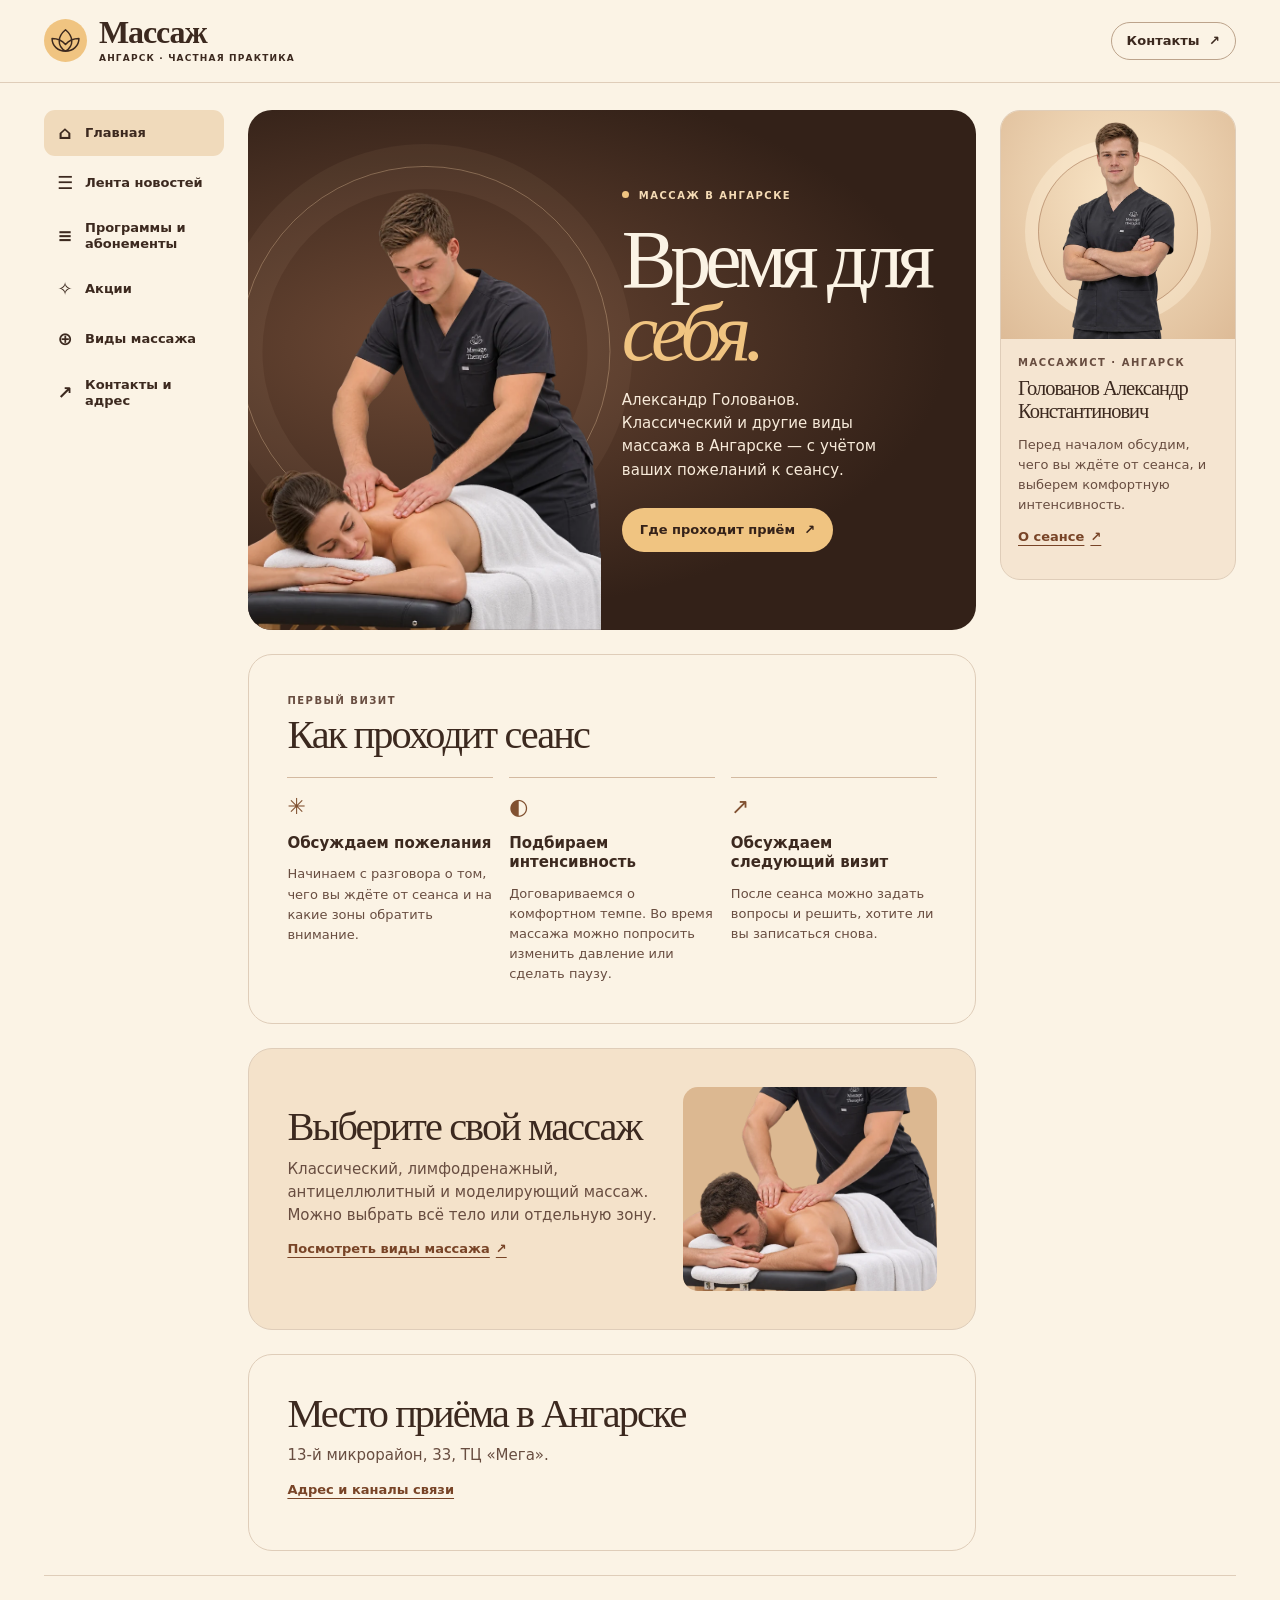
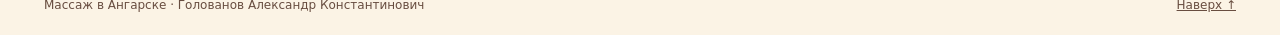
<file: index.html>
<!doctype html>
<html lang="ru">
<head>
  <meta charset="utf-8">
  <meta name="viewport" content="width=device-width, initial-scale=1, viewport-fit=cover">
  <meta name="theme-color" content="#fbf3e5">
  <meta name="robots" content="index, follow">
  <meta name="description" content="Массаж в Ангарске у Александра Голованова. Классический, лимфодренажный, антицеллюлитный и моделирующий массаж. 13-й микрорайон, 33, ТЦ «Мега».">
  <title>Массаж в Ангарске — Голованов Александр Константинович</title>
  <link rel="canonical" href="https://donomas.github.io/massage-site/">
  <link rel="stylesheet" href="./styles.css?v=7">
  <script src="./navigation.js?v=2" defer></script>
  <link rel="icon" href="./assets/mark.svg" type="image/svg+xml">
  <script src="./script.js" defer></script>
  <script type="application/ld+json">
{
  "@context": "https://schema.org",
  "@graph": [
    {
      "@type": "Person",
      "@id": "https://donomas.github.io/massage-site/#massage-therapist",
      "name": "Голованов Александр Константинович",
      "jobTitle": "Массажист",
      "url": "https://donomas.github.io/massage-site/",
      "image": "https://donomas.github.io/massage-site/assets/about.webp"
    },
    {
      "@type": "LocalBusiness",
      "@id": "https://donomas.github.io/massage-site/#practice",
      "name": "Массаж в Ангарске — Александр Голованов",
      "url": "https://donomas.github.io/massage-site/",
      "image": "https://donomas.github.io/massage-site/assets/about.webp",
      "address": {
        "@type": "PostalAddress",
        "addressCountry": "RU",
        "addressRegion": "Иркутская область",
        "addressLocality": "Ангарск",
        "streetAddress": "13-й микрорайон, 33, ТЦ «Мега»"
      },
      "areaServed": {
        "@type": "City",
        "name": "Ангарск"
      }
    },
    {
      "@type": "WebSite",
      "@id": "https://donomas.github.io/massage-site/#website",
      "name": "Массаж в Ангарске — Александр Голованов",
      "url": "https://donomas.github.io/massage-site/",
      "inLanguage": "ru-RU"
    }
  ]
}
  </script>
  <meta property="og:locale" content="ru_RU">
  <meta property="og:type" content="website">
  <meta property="og:title" content="Массаж в Ангарске — Голованов Александр Константинович">
  <meta property="og:description" content="Массаж в Ангарске у Александра Голованова. Классический, лимфодренажный, антицеллюлитный и моделирующий массаж. 13-й микрорайон, 33, ТЦ «Мега».">
  <meta property="og:url" content="https://donomas.github.io/massage-site/">
</head>
<body>
  <a class="skip-link" href="#main">К содержанию</a>
  <header class="topbar" id="top">
    <div class="frame topbar-inner">
      <a class="brand" href="./index.html"><span class="brand-mark" aria-hidden="true"></span><span>Массаж<small>Ангарск · частная практика</small></span></a>
      <a class="top-action" href="./contacts.html">Контакты <span aria-hidden="true">↗</span></a>
    </div>
  </header>

  <div class="frame layout">
    <aside class="sidebar">
      <nav aria-label="Разделы сайта">
        <ul class="nav-list">
          <li><a href="./index.html" aria-current="page"><span aria-hidden="true">⌂</span>Главная</a></li>
          <li><a href="./news.html"><span aria-hidden="true">☰</span>Лента новостей</a></li>
          <li><a href="./programs.html"><span aria-hidden="true">≡</span>Программы и абонементы</a></li>
          <li><a href="./offers.html"><span aria-hidden="true">✧</span>Акции</a></li>
          <li><a href="./services.html"><span aria-hidden="true">⊕</span>Виды массажа</a></li>
          <li><a href="./contacts.html"><span aria-hidden="true">↗</span>Контакты и адрес</a></li>
        </ul>
      </nav>
    </aside>

    <main id="main" tabindex="-1">
      <section class="hero" id="home" aria-labelledby="hero-title">
        <div class="hero-copy">
          <p class="eyebrow"><span class="dot" aria-hidden="true"></span> Массаж в Ангарске</p>
          <h1 id="hero-title">Время для<br><em>себя.</em></h1>
          <p class="hero-summary">Александр Голованов. Классический и другие виды массажа в Ангарске — с учётом ваших пожеланий к сеансу.</p>
          <a class="button primary" href="./contacts.html">Где проходит приём <span aria-hidden="true">↗</span></a>
        </div>
        <div class="hero-visual" data-hero-visual>
          <div class="hero-orbit" aria-hidden="true"></div>
          <span class="image-loader" aria-hidden="true"><i></i><i></i><i></i></span>
          <img id="hero-image" src="./assets/session.webp" width="760" height="950" alt="Массажист работает с плечами и верхней частью спины" fetchpriority="high" decoding="async">
        </div>
      </section>

      <section class="section session" id="session" aria-labelledby="session-title">
        <div class="section-heading">
          <p class="eyebrow">Первый визит</p>
          <h2 id="session-title">Как проходит сеанс</h2>
        </div>
        <div class="steps">
          <article><span class="step-symbol" aria-hidden="true">✳</span><h3>Обсуждаем пожелания</h3><p>Начинаем с разговора о том, чего вы ждёте от сеанса и на какие зоны обратить внимание.</p></article>
          <article><span class="step-symbol" aria-hidden="true">◐</span><h3>Подбираем интенсивность</h3><p>Договариваемся о комфортном темпе. Во время массажа можно попросить изменить давление или сделать паузу.</p></article>
          <article><span class="step-symbol" aria-hidden="true">↗</span><h3>Обсуждаем следующий визит</h3><p>После сеанса можно задать вопросы и решить, хотите ли вы записаться снова.</p></article>
        </div>
      </section>

      <section class="section feature" aria-labelledby="home-programs-title">
        <div>
          <h2 id="home-programs-title">Выберите свой массаж</h2>
          <p>Классический, лимфодренажный, антицеллюлитный и моделирующий массаж. Можно выбрать всё тело или отдельную зону.</p>
          <a class="text-link" href="./services.html">Посмотреть виды массажа <span aria-hidden="true">↗</span></a>
        </div>
        <div class="feature-visual"><img src="./assets/session-detail.webp" width="640" height="514" alt="Массаж плеч и верхней части спины" loading="lazy" decoding="async"></div>
      </section>
      <section class="section" aria-labelledby="location-title">
        <h2 id="location-title">Место приёма в Ангарске</h2>
        <p>13-й микрорайон, 33, ТЦ «Мега».</p>
        <a class="text-link" href="./contacts.html">Адрес и каналы связи</a>
      </section>
    </main>

    <aside class="profile" aria-labelledby="profile-title">
      <div class="profile-photo"><span aria-hidden="true"></span><img src="./assets/about.webp" width="520" height="720" alt="Голованов Александр Константинович — массажист в Ангарске"></div>
      <div class="profile-copy">
        <p class="eyebrow">Массажист · Ангарск</p>
        <h2 id="profile-title">Голованов Александр Константинович</h2>
        <p>Перед началом обсудим, чего вы ждёте от сеанса, и выберем комфортную интенсивность.</p>
        <a class="text-link" href="./index.html#session">О сеансе <span aria-hidden="true">↗</span></a>
      </div>
    </aside>
  </div>

  <footer class="frame footer"><span>Массаж в Ангарске · Голованов Александр Константинович</span><a href="#top">Наверх ↑</a></footer>
</body>
</html>
</file>
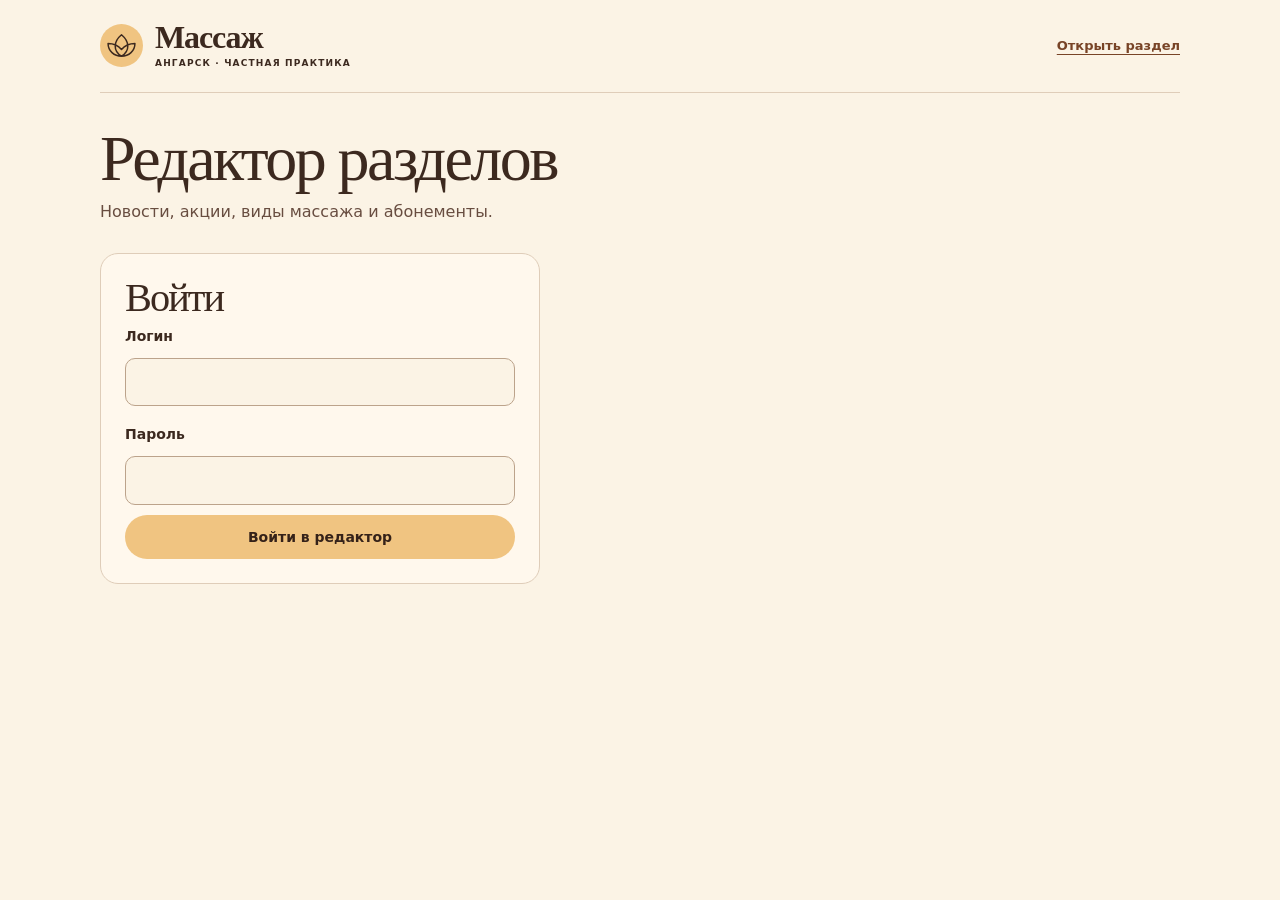
<file: admin.html>
<!doctype html>
<html lang="ru">
<head>
  <meta charset="utf-8">
  <meta name="viewport" content="width=device-width, initial-scale=1, viewport-fit=cover">
  <meta name="robots" content="noindex, nofollow">
  <meta name="theme-color" content="#fbf3e5">
  <meta http-equiv="Content-Security-Policy" content="default-src 'self'; script-src 'self'; style-src 'self'; connect-src https://150-241-115-64.sslip.io; img-src 'self' blob:; media-src 'self' blob:; object-src 'none'; base-uri 'none'; form-action 'none'">
  <title>Редактор разделов — Александр Голованов</title>
  <link rel="icon" href="./assets/mark.svg" type="image/svg+xml">
  <link rel="stylesheet" href="./styles.css?v=7">
  <link rel="stylesheet" href="./editor.css?v=2">
  <script src="./editor-config.js?v=2" defer></script>
  <script src="./admin.js?v=3" defer></script>
</head>
<body class="editor-page">
  <header class="editor-header">
    <a class="brand" href="./index.html"><span class="brand-mark" aria-hidden="true"></span><span>Массаж<small>Ангарск · частная практика</small></span></a>
    <a class="text-link" id="open-section" href="./news.html">Открыть раздел</a>
  </header>
  <main class="editor-main">
    <div class="editor-heading"><h1>Редактор разделов</h1><p>Новости, акции, виды массажа и абонементы.</p></div>
    <section id="setup" class="editor-panel" hidden>
      <h2>Подключение редактора</h2>
      <p>Для входа и сохранения карточек нужно подключить сервер редактора. Адрес сервера пока не задан.</p>
    </section>
    <section id="login-panel" class="editor-panel login-panel" hidden aria-labelledby="login-title">
      <h2 id="login-title">Войти</h2>
      <form id="login-form" method="post">
        <label for="username">Логин</label>
        <input id="username" name="username" autocomplete="username" required maxlength="100">
        <label for="password">Пароль</label>
        <input id="password" name="password" type="password" autocomplete="current-password" required>
        <button class="button primary" type="submit">Войти в редактор</button>
      </form>
    </section>
    <section id="workspace" hidden aria-label="Управление разделами">
      <div class="section-selector">
        <label for="editor-section">Раздел сайта</label>
        <select id="editor-section">
          <option value="news">Лента новостей</option>
          <option value="offers">Акции</option>
          <option value="services">Виды массажа</option>
          <option value="programs">Программы и абонементы</option>
        </select>
        <p id="section-help">Редактируйте карточки выбранного раздела.</p>
      </div>
      <div class="editor-toolbar">
        <button class="button primary" type="button" id="add-card">Добавить карточку</button>
        <div class="editor-actions">
          <button class="button editor-secondary" type="button" id="save-draft">Сохранить черновик</button>
          <button class="button editor-dark" type="button" id="publish">Опубликовать раздел</button>
          <button class="button editor-quiet" type="button" id="logout">Выйти</button>
        </div>
      </div>
      <p id="save-state">Черновик загружается.</p>
      <p class="editor-help">Изменения и порядок карточек применяются к выбранному разделу. Они появятся на сайте после публикации.</p>
      <p id="publication-setup" class="editor-help" hidden>Сохранение работает. Публикация станет доступна после подключения редактора к GitHub.</p>
      <div id="cards" class="editor-cards"></div>
      <p id="empty" class="editor-empty" hidden>Пока нет карточек. Добавьте первую.</p>
      <div id="published-result" class="editor-panel" hidden></div>
    </section>
    <p id="editor-status" role="status" aria-live="polite"></p>
  </main>

  <dialog id="card-dialog" aria-labelledby="card-dialog-title">
    <form id="card-form">
      <div class="dialog-heading"><h2 id="card-dialog-title">Новая карточка</h2><button id="close-card" class="button editor-quiet" type="button">Закрыть</button></div>
      <label for="card-title">Заголовок</label>
      <input id="card-title" required maxlength="160" placeholder="Название карточки">
      <div id="card-date-field" class="editor-field">
        <label for="card-date">Дата публикации</label>
        <input id="card-date" type="date" required>
        <p class="field-help">Дата отображается на карточке. Запись публикуется сразу после нажатия «Опубликовать раздел».</p>
      </div>
      <div id="card-duration-field" class="editor-field" hidden>
        <label for="card-duration">Длительность</label>
        <input id="card-duration" maxlength="80" placeholder="Например, 40–60 минут">
      </div>
      <label for="card-text">Текст</label>
      <textarea id="card-text" rows="7" maxlength="10000" placeholder="Описание, состав услуги или текст публикации"></textarea>
      <label for="card-media">Медиавложения</label>
      <input id="card-media" type="file" multiple accept="image/jpeg,image/png,image/webp,image/gif,video/mp4,video/webm">
      <p class="field-help">До 5 файлов. Фото JPG, PNG, WebP, GIF или видео MP4, WebM. До 20 МБ на файл.</p>
      <ul id="media-list" class="editor-media"></ul>
      <p id="card-status" role="status"></p>
      <button class="button primary" type="submit">Готово</button>
    </form>
  </dialog>
  <dialog id="delete-dialog" aria-labelledby="delete-title">
    <h2 id="delete-title">Удалить карточку?</h2>
    <p>Она будет удалена из черновика. На сайте изменения появятся после публикации.</p>
    <div class="editor-actions"><button id="cancel-delete" class="button editor-secondary" type="button">Отмена</button><button id="confirm-delete" class="button editor-dark" type="button">Удалить</button></div>
  </dialog>
</body>
</html>
</file>
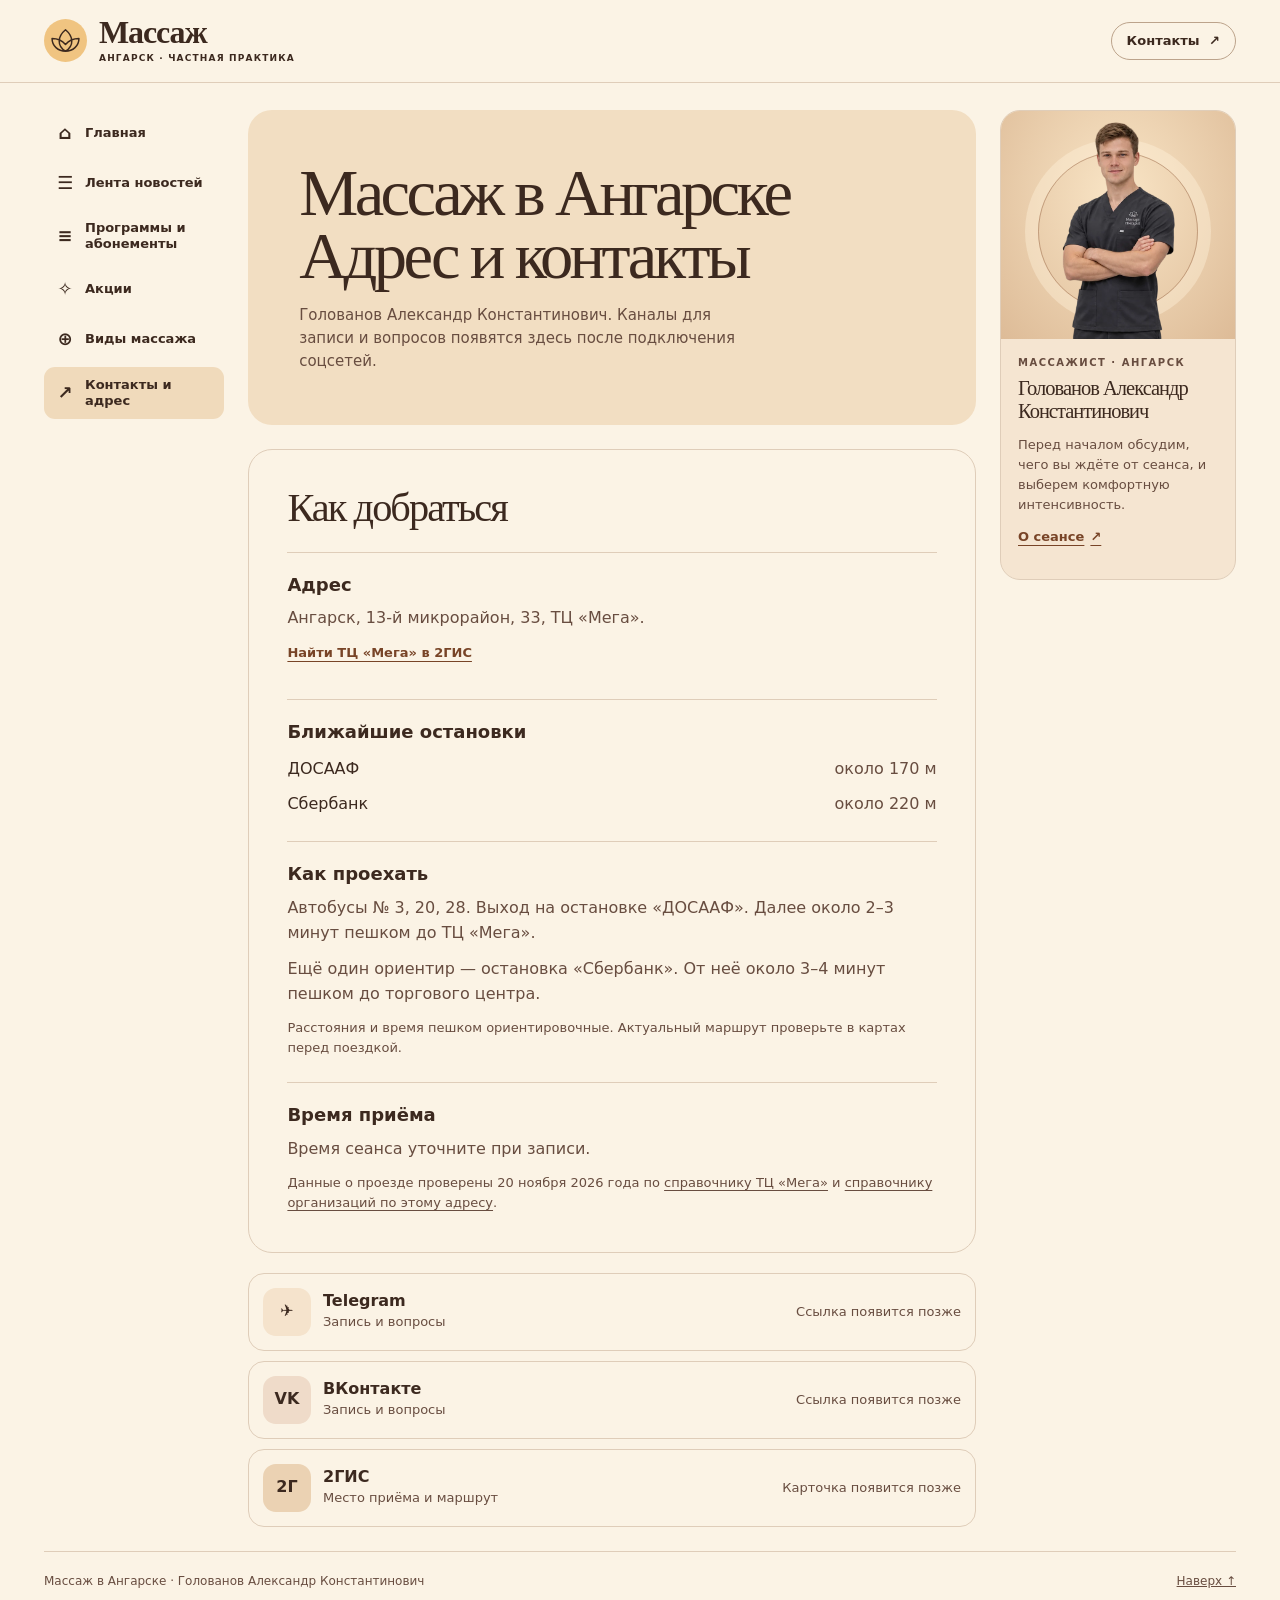
<file: contacts.html>
<!doctype html>
<html lang="ru">
<head>
  <meta charset="utf-8">
  <meta name="viewport" content="width=device-width, initial-scale=1, viewport-fit=cover">
  <meta name="theme-color" content="#fbf3e5">
  <meta name="robots" content="index, follow">
  <meta name="description" content="Голованов Александр Константинович. Ангарск, 13-й микрорайон, 33, ТЦ «Мега». Информация о месте приёма.">
  <title>Массаж в Ангарске — адрес и контакты Александра Голованова</title>
  <link rel="canonical" href="https://donomas.github.io/massage-site/contacts.html">
  <link rel="stylesheet" href="./styles.css?v=7">
  <script src="./navigation.js?v=2" defer></script>
  <link rel="icon" href="./assets/mark.svg" type="image/svg+xml">
  <script type="application/ld+json">
{
  "@context": "https://schema.org",
  "@graph": [
    {
      "@type": "Person",
      "@id": "https://donomas.github.io/massage-site/#massage-therapist",
      "name": "Голованов Александр Константинович",
      "jobTitle": "Массажист",
      "url": "https://donomas.github.io/massage-site/",
      "image": "https://donomas.github.io/massage-site/assets/about.webp"
    },
    {
      "@type": "LocalBusiness",
      "@id": "https://donomas.github.io/massage-site/#practice",
      "name": "Массаж в Ангарске — Александр Голованов",
      "url": "https://donomas.github.io/massage-site/",
      "image": "https://donomas.github.io/massage-site/assets/about.webp",
      "address": {
        "@type": "PostalAddress",
        "addressCountry": "RU",
        "addressRegion": "Иркутская область",
        "addressLocality": "Ангарск",
        "streetAddress": "13-й микрорайон, 33, ТЦ «Мега»"
      },
      "areaServed": {
        "@type": "City",
        "name": "Ангарск"
      }
    }
  ]
}
  </script>
</head>
<body>
  <a class="skip-link" href="#main">К содержанию</a>
  <header class="topbar" id="top">
    <div class="frame topbar-inner">
      <a class="brand" href="./index.html"><span class="brand-mark" aria-hidden="true"></span><span>Массаж<small>Ангарск · частная практика</small></span></a>
      <a class="top-action" href="./contacts.html">Контакты <span aria-hidden="true">↗</span></a>
    </div>
  </header>

  <div class="frame layout">
    <aside class="sidebar">
      <nav aria-label="Разделы сайта">
        <ul class="nav-list">
          <li><a href="./index.html"><span aria-hidden="true">⌂</span>Главная</a></li>
          <li><a href="./news.html"><span aria-hidden="true">☰</span>Лента новостей</a></li>
          <li><a href="./programs.html"><span aria-hidden="true">≡</span>Программы и абонементы</a></li>
          <li><a href="./offers.html"><span aria-hidden="true">✧</span>Акции</a></li>
          <li><a href="./services.html"><span aria-hidden="true">⊕</span>Виды массажа</a></li>
          <li><a href="./contacts.html" aria-current="page"><span aria-hidden="true">↗</span>Контакты и адрес</a></li>
        </ul>
      </nav>
    </aside>

    <main id="main" tabindex="-1">
      <header class="page-heading">
        <h1>Массаж в Ангарске<br>Адрес и контакты</h1>
        <p>Голованов Александр Константинович. Каналы для записи и вопросов появятся здесь после подключения соцсетей.</p>
      </header>
      <section class="section directions" aria-labelledby="address-title">
        <h2 id="address-title">Как добраться</h2>
        <div class="directions-block">
          <h3>Адрес</h3>
          <address>Ангарск, 13-й микрорайон, 33, ТЦ «Мега».</address>
          <a class="text-link" href="https://2gis.ru/irkutsk/search/%D0%90%D0%BD%D0%B3%D0%B0%D1%80%D1%81%D0%BA%2013-%D0%B9%20%D0%BC%D0%B8%D0%BA%D1%80%D0%BE%D1%80%D0%B0%D0%B9%D0%BE%D0%BD%2033%20%D0%A2%D0%A6%20%D0%9C%D0%B5%D0%B3%D0%B0" target="_blank" rel="noopener noreferrer">Найти ТЦ «Мега» в 2ГИС</a>
        </div>
        <div class="directions-block">
          <h3>Ближайшие остановки</h3>
          <ul class="stop-list">
            <li><span>ДОСААФ</span><span>около 170 м</span></li>
            <li><span>Сбербанк</span><span>около 220 м</span></li>
          </ul>
        </div>
        <div class="directions-block">
          <h3>Как проехать</h3>
          <p>Автобусы № 3, 20, 28. Выход на остановке «ДОСААФ». Далее около 2–3 минут пешком до ТЦ «Мега».</p>
          <p>Ещё один ориентир — остановка «Сбербанк». От неё около 3–4 минут пешком до торгового центра.</p>
          <p class="directions-note">Расстояния и время пешком ориентировочные. Актуальный маршрут проверьте в картах перед поездкой.</p>
        </div>
        <div class="directions-block">
          <h3>Время приёма</h3>
          <p>Время сеанса уточните при записи.</p>
        </div>
        <p class="directions-note">Данные о проезде проверены 20 ноября 2026 года по <a href="https://www.be-in.ru/mall/2520-mega/" target="_blank" rel="noopener noreferrer">справочнику ТЦ «Мега»</a> и <a href="https://totadres.ru/angarsk/org/angar/4325593" target="_blank" rel="noopener noreferrer">справочнику организаций по этому адресу</a>.</p>
      </section>
      <ul class="channels" aria-label="Каналы связи">
        <li class="channel channel-telegram">
          <span class="channel-mark" aria-hidden="true">✈</span>
          <div><h2>Telegram</h2><p>Запись и вопросы</p></div>
          <span class="channel-status">Ссылка появится позже</span>
        </li>
        <li class="channel channel-vk">
          <span class="channel-mark" aria-hidden="true">VK</span>
          <div><h2>ВКонтакте</h2><p>Запись и вопросы</p></div>
          <span class="channel-status">Ссылка появится позже</span>
        </li>
        <li class="channel channel-map">
          <span class="channel-mark" aria-hidden="true">2Г</span>
          <div><h2>2ГИС</h2><p>Место приёма и маршрут</p></div>
          <span class="channel-status">Карточка появится позже</span>
        </li>
      </ul>
    </main>

    <aside class="profile" aria-labelledby="profile-title">
      <div class="profile-photo"><span aria-hidden="true"></span><img src="./assets/about.webp" width="520" height="720" alt="Голованов Александр Константинович — массажист в Ангарске"></div>
      <div class="profile-copy">
        <p class="eyebrow">Массажист · Ангарск</p>
        <h2 id="profile-title">Голованов Александр Константинович</h2>
        <p>Перед началом обсудим, чего вы ждёте от сеанса, и выберем комфортную интенсивность.</p>
        <a class="text-link" href="./index.html#session">О сеансе <span aria-hidden="true">↗</span></a>
      </div>
    </aside>
  </div>

  <footer class="frame footer"><span>Массаж в Ангарске · Голованов Александр Константинович</span><a href="#top">Наверх ↑</a></footer>
</body>
</html>
</file>
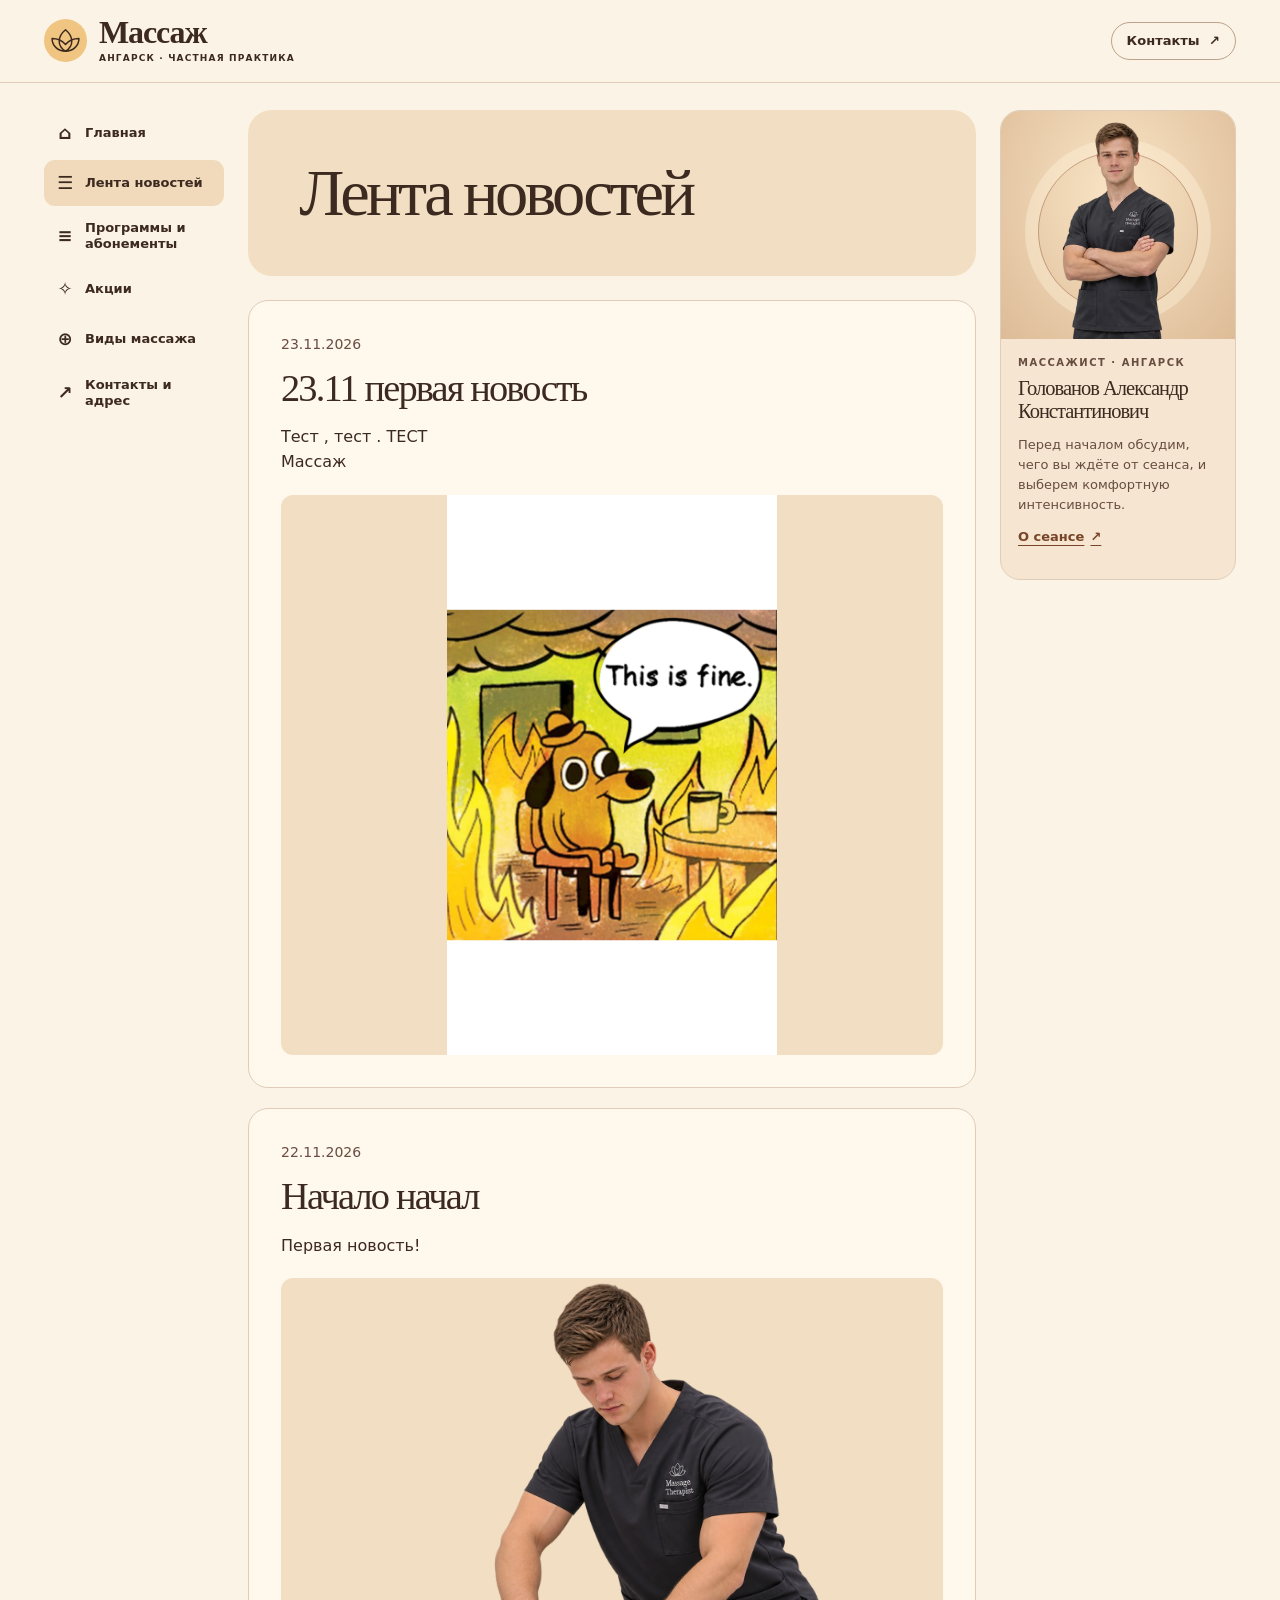
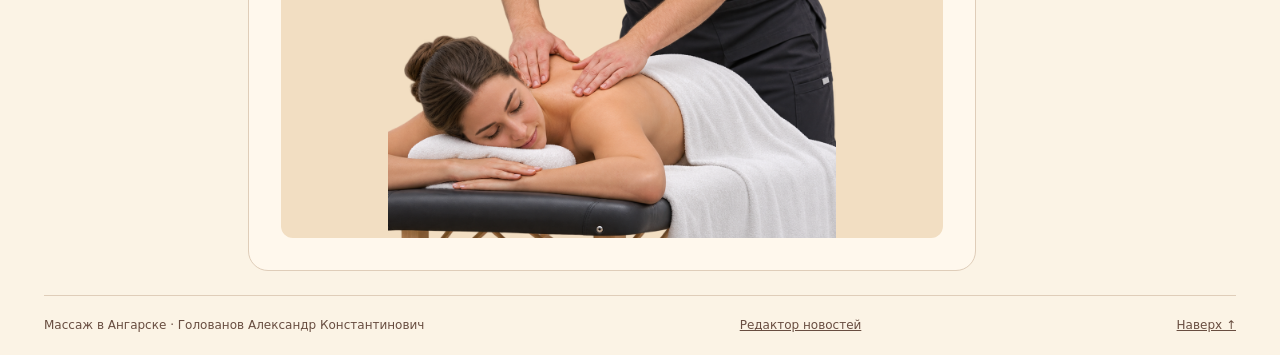
<file: news.html>
<!doctype html>
<html lang="ru">
<head>
  <meta charset="utf-8">
  <meta name="viewport" content="width=device-width, initial-scale=1, viewport-fit=cover">
  <meta name="theme-color" content="#fbf3e5">
  <meta name="robots" content="index, follow">
  <meta name="description" content="Новости частной практики массажиста Александра Голованова в Ангарске.">
  <title>Новости — массажист Александр Голованов, Ангарск</title>
  <link rel="canonical" href="https://donomas.github.io/massage-site/news.html">
  <link rel="stylesheet" href="./styles.css?v=7">
  <script src="./navigation.js?v=2" defer></script>
  <link rel="icon" href="./assets/mark.svg" type="image/svg+xml">
</head>
<body>
  <a class="skip-link" href="#main">К содержанию</a>
  <header class="topbar" id="top">
    <div class="frame topbar-inner">
      <a class="brand" href="./index.html"><span class="brand-mark" aria-hidden="true"></span><span>Массаж<small>Ангарск · частная практика</small></span></a>
      <a class="top-action" href="./contacts.html">Контакты <span aria-hidden="true">↗</span></a>
    </div>
  </header>

  <div class="frame layout">
    <aside class="sidebar">
      <nav aria-label="Разделы сайта">
        <ul class="nav-list">
          <li><a href="./index.html"><span aria-hidden="true">⌂</span>Главная</a></li>
          <li><a href="./news.html" aria-current="page"><span aria-hidden="true">☰</span>Лента новостей</a></li>
          <li><a href="./programs.html"><span aria-hidden="true">≡</span>Программы и абонементы</a></li>
          <li><a href="./offers.html"><span aria-hidden="true">✧</span>Акции</a></li>
          <li><a href="./services.html"><span aria-hidden="true">⊕</span>Виды массажа</a></li>
          <li><a href="./contacts.html"><span aria-hidden="true">↗</span>Контакты и адрес</a></li>
        </ul>
      </nav>
    </aside>

    <main id="main" tabindex="-1">
      <header class="page-heading">
        <h1>Лента новостей</h1>
      </header>
      <!-- NEWS:START -->
<div class="news-feed">
<article class="news-card" id="news-cd2ea213-ae72-44cd-ba2a-61b64302476f"><time class="news-date" datetime="2026-11-23">23.11.2026</time><h2>23.11 первая новость</h2><div class="news-body"><p>Тест , тест . ТЕСТ <br>Массаж</p></div><div class="news-media"><img src="./assets/news/b36b94bde3284d1b9a65b013d370de49.png" alt="1000000928.png" loading="lazy" decoding="async"></div></article>
<article class="news-card" id="news-d0731be9-fe1b-470d-8d34-a01da393f087"><time class="news-date" datetime="2026-11-22">22.11.2026</time><h2>Начало начал</h2><div class="news-body"><p>Первая новость!</p></div><div class="news-media"><img src="./assets/news/b40b5b4a962f48bd8e656f993ee6fc8a.png" alt="Изображение ChatGPT 14 нояб. 2026 г., 12_23_43.png" loading="lazy" decoding="async"></div></article>
</div>
<!-- NEWS:END -->
    </main>

    <aside class="profile" aria-labelledby="profile-title">
      <div class="profile-photo"><span aria-hidden="true"></span><img src="./assets/about.webp" width="520" height="720" alt="Голованов Александр Константинович — массажист в Ангарске"></div>
      <div class="profile-copy">
        <p class="eyebrow">Массажист · Ангарск</p>
        <h2 id="profile-title">Голованов Александр Константинович</h2>
        <p>Перед началом обсудим, чего вы ждёте от сеанса, и выберем комфортную интенсивность.</p>
        <a class="text-link" href="./index.html#session">О сеансе <span aria-hidden="true">↗</span></a>
      </div>
    </aside>
  </div>

  <footer class="frame footer"><span>Массаж в Ангарске · Голованов Александр Константинович</span><a href="./admin.html">Редактор новостей</a><a href="#top">Наверх ↑</a></footer>
</body>
</html>
</file>
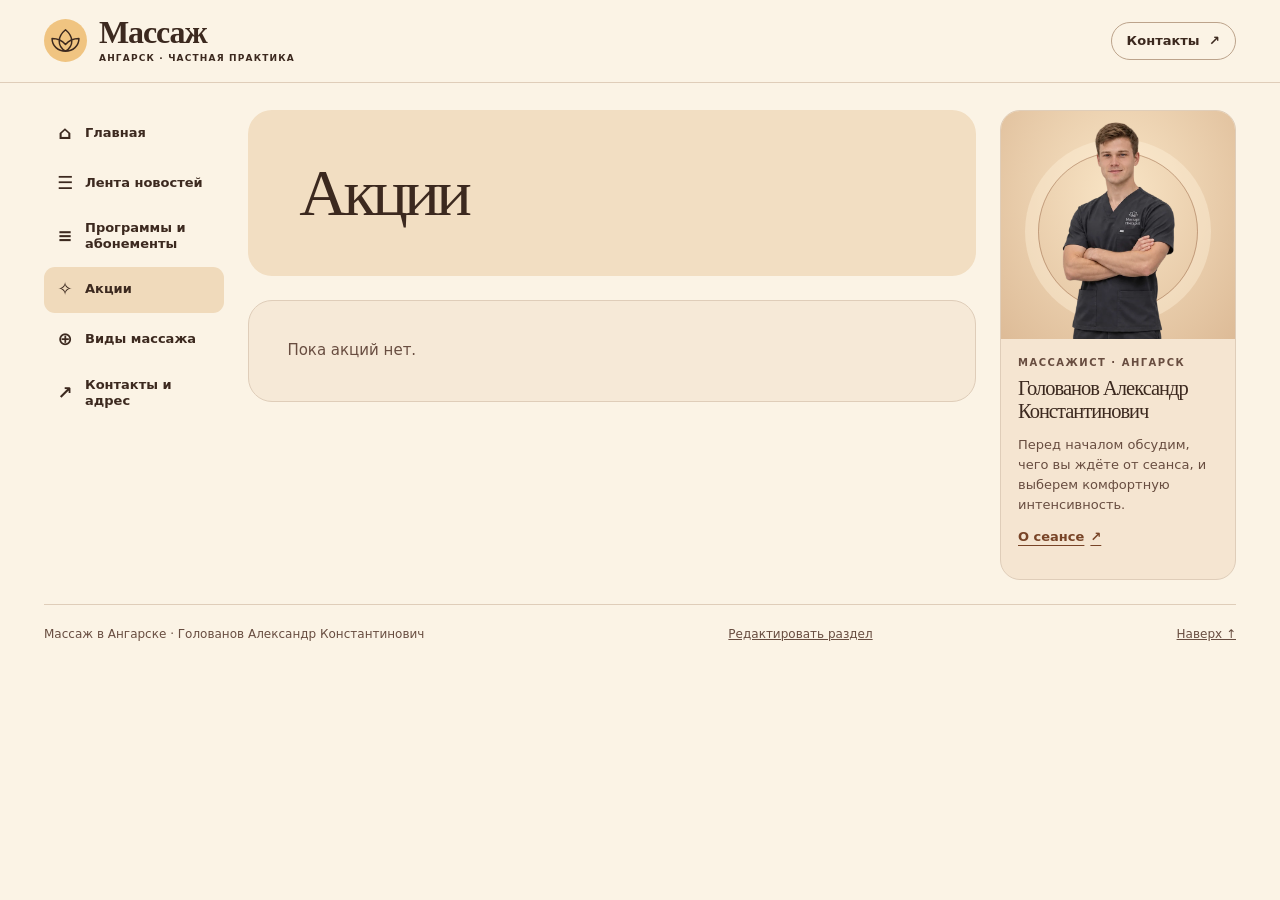
<file: offers.html>
<!doctype html>
<html lang="ru">
<head>
  <meta charset="utf-8">
  <meta name="viewport" content="width=device-width, initial-scale=1, viewport-fit=cover">
  <meta name="theme-color" content="#fbf3e5">
  <meta name="robots" content="noindex">
  <meta name="description" content="Акции и специальные предложения частной практики массажиста Александра Голованова в Ангарске.">
  <title>Акции — массаж в Ангарске у Александра Голованова</title>
  <link rel="canonical" href="https://donomas.github.io/massage-site/offers.html">
  <link rel="stylesheet" href="./styles.css?v=7">
  <script src="./navigation.js?v=2" defer></script>
  <link rel="icon" href="./assets/mark.svg" type="image/svg+xml">
</head>
<body>
  <a class="skip-link" href="#main">К содержанию</a>
  <header class="topbar" id="top">
    <div class="frame topbar-inner">
      <a class="brand" href="./index.html"><span class="brand-mark" aria-hidden="true"></span><span>Массаж<small>Ангарск · частная практика</small></span></a>
      <a class="top-action" href="./contacts.html">Контакты <span aria-hidden="true">↗</span></a>
    </div>
  </header>

  <div class="frame layout">
    <aside class="sidebar">
      <nav aria-label="Разделы сайта">
        <ul class="nav-list">
          <li><a href="./index.html"><span aria-hidden="true">⌂</span>Главная</a></li>
          <li><a href="./news.html"><span aria-hidden="true">☰</span>Лента новостей</a></li>
          <li><a href="./programs.html"><span aria-hidden="true">≡</span>Программы и абонементы</a></li>
          <li><a href="./offers.html" aria-current="page"><span aria-hidden="true">✧</span>Акции</a></li>
          <li><a href="./services.html"><span aria-hidden="true">⊕</span>Виды массажа</a></li>
          <li><a href="./contacts.html"><span aria-hidden="true">↗</span>Контакты и адрес</a></li>
        </ul>
      </nav>
    </aside>

    <main id="main" tabindex="-1">
      <header class="page-heading">
        <h1>Акции</h1>
      </header>
      <!-- CONTENT:START -->
<section class="section empty-state" aria-label="Содержание раздела"><p>Пока акций нет.</p></section>
<!-- CONTENT:END -->
    </main>

    <aside class="profile" aria-labelledby="profile-title">
      <div class="profile-photo"><span aria-hidden="true"></span><img src="./assets/about.webp" width="520" height="720" alt="Голованов Александр Константинович — массажист в Ангарске"></div>
      <div class="profile-copy">
        <p class="eyebrow">Массажист · Ангарск</p>
        <h2 id="profile-title">Голованов Александр Константинович</h2>
        <p>Перед началом обсудим, чего вы ждёте от сеанса, и выберем комфортную интенсивность.</p>
        <a class="text-link" href="./index.html#session">О сеансе <span aria-hidden="true">↗</span></a>
      </div>
    </aside>
  </div>

  <footer class="frame footer"><span>Массаж в Ангарске · Голованов Александр Константинович</span><a href="./admin.html?section=offers">Редактировать раздел</a><a href="#top">Наверх ↑</a></footer>
</body>
</html>
</file>
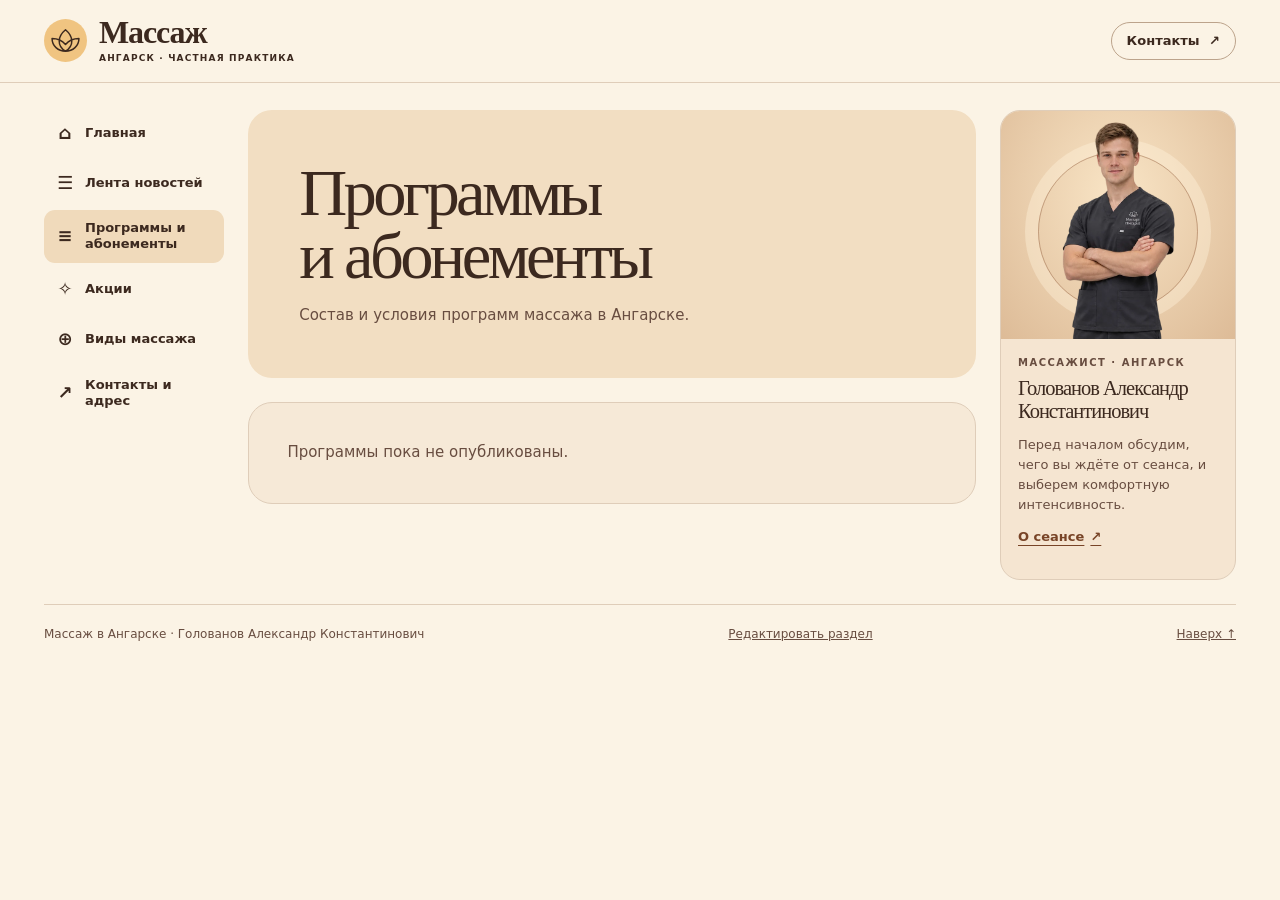
<file: programs.html>
<!doctype html>
<html lang="ru">
<head>
  <meta charset="utf-8">
  <meta name="viewport" content="width=device-width, initial-scale=1, viewport-fit=cover">
  <meta name="theme-color" content="#fbf3e5">
  <meta name="robots" content="noindex">
  <meta name="description" content="Программы и абонементы на массаж в Ангарске у Александра Голованова. Состав программ и условия посещения.">
  <title>Абонементы на массаж в Ангарске — Александр Голованов</title>
  <link rel="canonical" href="https://donomas.github.io/massage-site/programs.html">
  <link rel="stylesheet" href="./styles.css?v=7">
  <script src="./navigation.js?v=2" defer></script>
  <link rel="icon" href="./assets/mark.svg" type="image/svg+xml">
</head>
<body>
  <a class="skip-link" href="#main">К содержанию</a>
  <header class="topbar" id="top">
    <div class="frame topbar-inner">
      <a class="brand" href="./index.html"><span class="brand-mark" aria-hidden="true"></span><span>Массаж<small>Ангарск · частная практика</small></span></a>
      <a class="top-action" href="./contacts.html">Контакты <span aria-hidden="true">↗</span></a>
    </div>
  </header>

  <div class="frame layout">
    <aside class="sidebar">
      <nav aria-label="Разделы сайта">
        <ul class="nav-list">
          <li><a href="./index.html"><span aria-hidden="true">⌂</span>Главная</a></li>
          <li><a href="./news.html"><span aria-hidden="true">☰</span>Лента новостей</a></li>
          <li><a href="./programs.html" aria-current="page"><span aria-hidden="true">≡</span>Программы и абонементы</a></li>
          <li><a href="./offers.html"><span aria-hidden="true">✧</span>Акции</a></li>
          <li><a href="./services.html"><span aria-hidden="true">⊕</span>Виды массажа</a></li>
          <li><a href="./contacts.html"><span aria-hidden="true">↗</span>Контакты и адрес</a></li>
        </ul>
      </nav>
    </aside>

    <main id="main" tabindex="-1">
      <header class="page-heading">
        <h1>Программы<br>и абонементы</h1>
        <p>Состав и условия программ массажа в Ангарске.</p>
      </header>
      <!-- CONTENT:START -->
<section class="section empty-state" aria-label="Содержание раздела"><p>Программы пока не опубликованы.</p></section>
<!-- CONTENT:END -->
    </main>

    <aside class="profile" aria-labelledby="profile-title">
      <div class="profile-photo"><span aria-hidden="true"></span><img src="./assets/about.webp" width="520" height="720" alt="Голованов Александр Константинович — массажист в Ангарске"></div>
      <div class="profile-copy">
        <p class="eyebrow">Массажист · Ангарск</p>
        <h2 id="profile-title">Голованов Александр Константинович</h2>
        <p>Перед началом обсудим, чего вы ждёте от сеанса, и выберем комфортную интенсивность.</p>
        <a class="text-link" href="./index.html#session">О сеансе <span aria-hidden="true">↗</span></a>
      </div>
    </aside>
  </div>

  <footer class="frame footer"><span>Массаж в Ангарске · Голованов Александр Константинович</span><a href="./admin.html?section=programs">Редактировать раздел</a><a href="#top">Наверх ↑</a></footer>
</body>
</html>
</file>
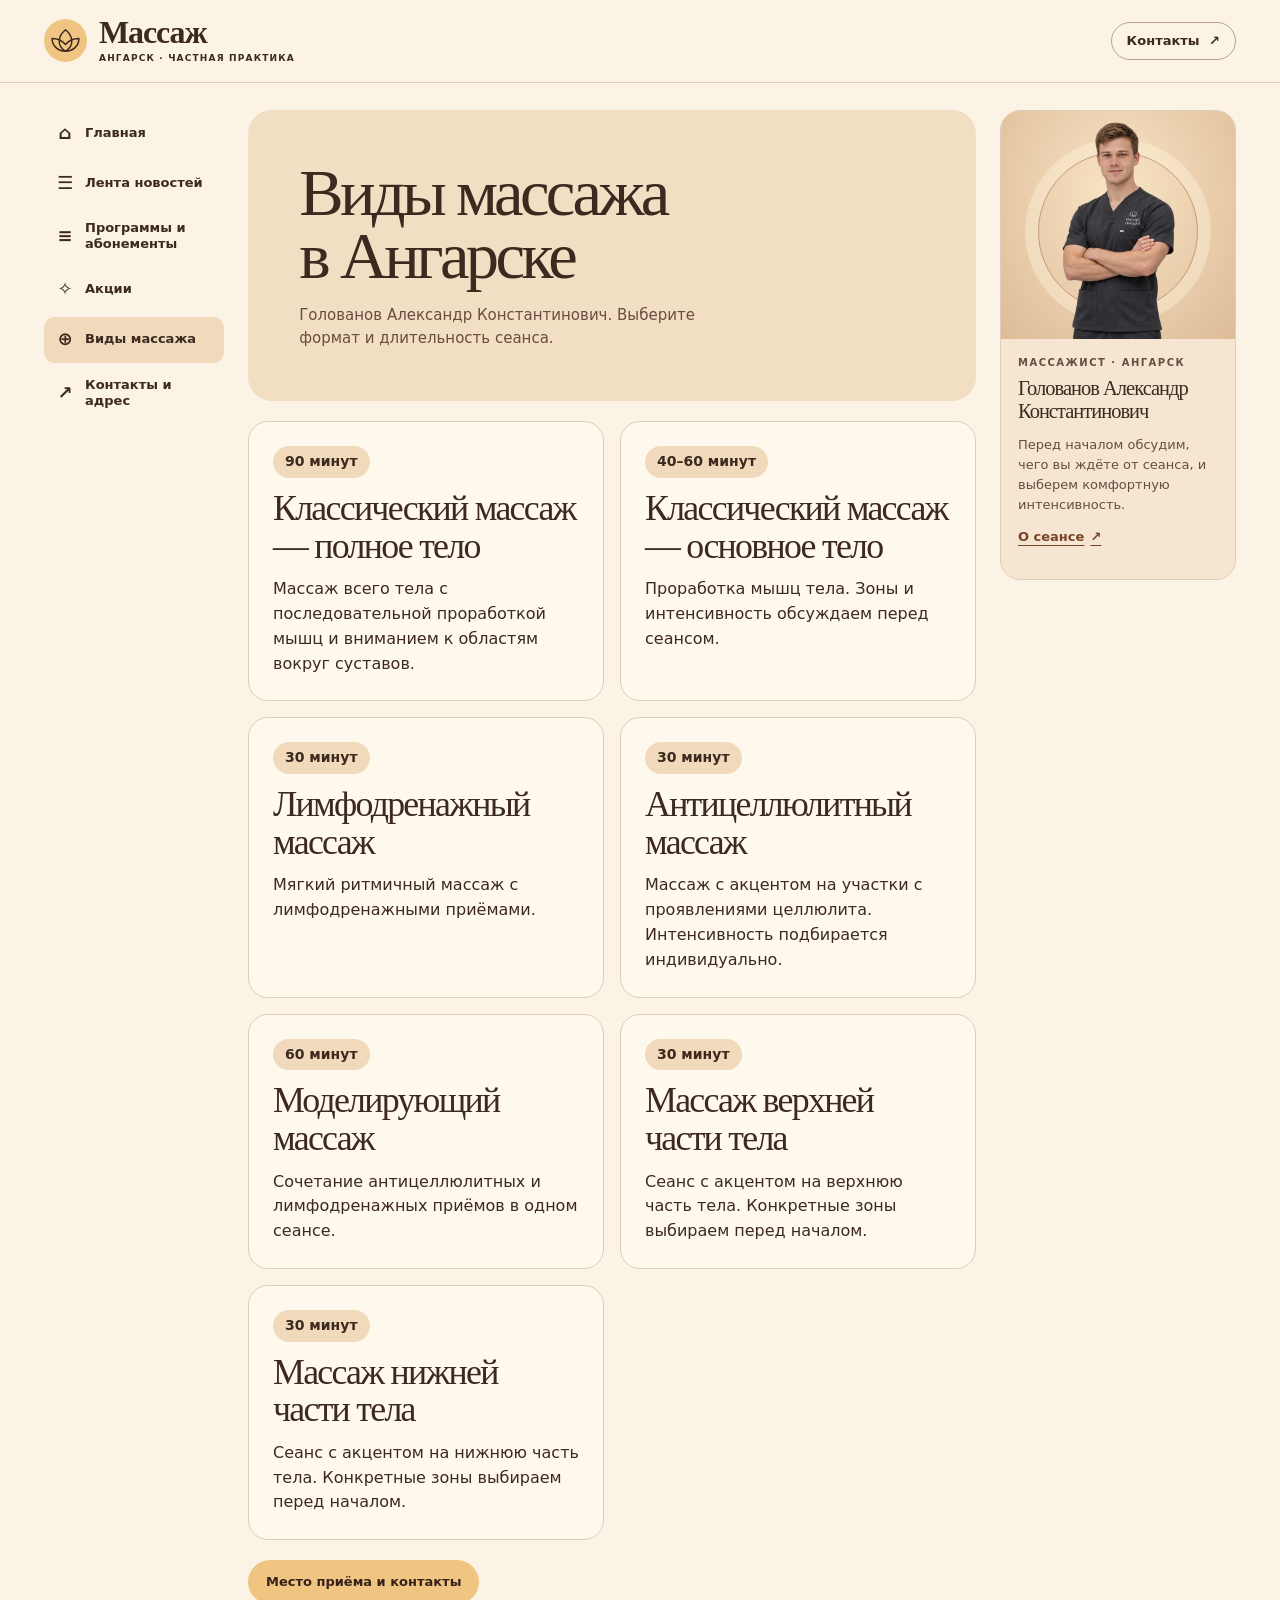
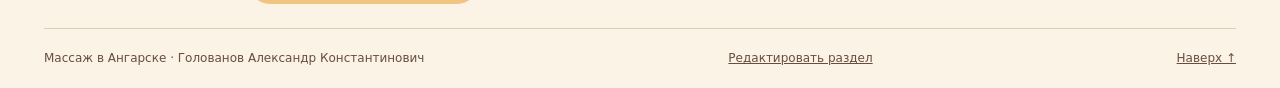
<file: services.html>
<!doctype html>
<html lang="ru">
<head>
  <meta charset="utf-8">
  <meta name="viewport" content="width=device-width, initial-scale=1, viewport-fit=cover">
  <meta name="theme-color" content="#fbf3e5">
  <meta name="robots" content="index, follow">
  <meta name="description" content="Виды массажа в Ангарске у Александра Голованова. Выберите формат сеанса и узнайте об особенностях услуг.">
  <title>Виды массажа в Ангарске — услуги Александра Голованова</title>
  <link rel="canonical" href="https://donomas.github.io/massage-site/services.html">
  <link rel="stylesheet" href="./styles.css?v=7">
  <script src="./navigation.js?v=2" defer></script>
  <link rel="icon" href="./assets/mark.svg" type="image/svg+xml">
  <script type="application/ld+json" id="services-schema">
{
  "@context": "https://schema.org",
  "@graph": [
    {
      "@type": "Person",
      "@id": "https://donomas.github.io/massage-site/#massage-therapist",
      "name": "Голованов Александр Константинович",
      "jobTitle": "Массажист",
      "url": "https://donomas.github.io/massage-site/",
      "image": "https://donomas.github.io/massage-site/assets/about.webp"
    },
    {
      "@type": "ItemList",
      "name": "Виды массажа в Ангарске",
      "itemListElement": [
        {
          "@type": "ListItem",
          "position": 1,
          "item": {
            "@id": "https://donomas.github.io/massage-site/services.html#classic-full"
          }
        },
        {
          "@type": "ListItem",
          "position": 2,
          "item": {
            "@id": "https://donomas.github.io/massage-site/services.html#classic-main"
          }
        },
        {
          "@type": "ListItem",
          "position": 3,
          "item": {
            "@id": "https://donomas.github.io/massage-site/services.html#lymphatic"
          }
        },
        {
          "@type": "ListItem",
          "position": 4,
          "item": {
            "@id": "https://donomas.github.io/massage-site/services.html#anticellulite"
          }
        },
        {
          "@type": "ListItem",
          "position": 5,
          "item": {
            "@id": "https://donomas.github.io/massage-site/services.html#modelling"
          }
        },
        {
          "@type": "ListItem",
          "position": 6,
          "item": {
            "@id": "https://donomas.github.io/massage-site/services.html#upper-body"
          }
        },
        {
          "@type": "ListItem",
          "position": 7,
          "item": {
            "@id": "https://donomas.github.io/massage-site/services.html#lower-body"
          }
        }
      ]
    },
    {
      "@type": "Service",
      "@id": "https://donomas.github.io/massage-site/services.html#classic-full",
      "name": "Классический массаж — полное тело",
      "description": "Массаж всего тела с последовательной проработкой мышц и вниманием к областям вокруг суставов. Длительность: 90 минут.",
      "url": "https://donomas.github.io/massage-site/services.html#classic-full",
      "provider": {
        "@id": "https://donomas.github.io/massage-site/#massage-therapist"
      },
      "areaServed": {
        "@type": "City",
        "name": "Ангарск"
      }
    },
    {
      "@type": "Service",
      "@id": "https://donomas.github.io/massage-site/services.html#classic-main",
      "name": "Классический массаж — основное тело",
      "description": "Проработка мышц тела. Зоны и интенсивность обсуждаем перед сеансом. Длительность: 40–60 минут.",
      "url": "https://donomas.github.io/massage-site/services.html#classic-main",
      "provider": {
        "@id": "https://donomas.github.io/massage-site/#massage-therapist"
      },
      "areaServed": {
        "@type": "City",
        "name": "Ангарск"
      }
    },
    {
      "@type": "Service",
      "@id": "https://donomas.github.io/massage-site/services.html#lymphatic",
      "name": "Лимфодренажный массаж",
      "description": "Мягкий ритмичный массаж с лимфодренажными приёмами. Длительность: 30 минут.",
      "url": "https://donomas.github.io/massage-site/services.html#lymphatic",
      "provider": {
        "@id": "https://donomas.github.io/massage-site/#massage-therapist"
      },
      "areaServed": {
        "@type": "City",
        "name": "Ангарск"
      }
    },
    {
      "@type": "Service",
      "@id": "https://donomas.github.io/massage-site/services.html#anticellulite",
      "name": "Антицеллюлитный массаж",
      "description": "Массаж с акцентом на участки с проявлениями целлюлита. Интенсивность подбирается индивидуально. Длительность: 30 минут.",
      "url": "https://donomas.github.io/massage-site/services.html#anticellulite",
      "provider": {
        "@id": "https://donomas.github.io/massage-site/#massage-therapist"
      },
      "areaServed": {
        "@type": "City",
        "name": "Ангарск"
      }
    },
    {
      "@type": "Service",
      "@id": "https://donomas.github.io/massage-site/services.html#modelling",
      "name": "Моделирующий массаж",
      "description": "Сочетание антицеллюлитных и лимфодренажных приёмов в одном сеансе. Длительность: 60 минут.",
      "url": "https://donomas.github.io/massage-site/services.html#modelling",
      "provider": {
        "@id": "https://donomas.github.io/massage-site/#massage-therapist"
      },
      "areaServed": {
        "@type": "City",
        "name": "Ангарск"
      }
    },
    {
      "@type": "Service",
      "@id": "https://donomas.github.io/massage-site/services.html#upper-body",
      "name": "Массаж верхней части тела",
      "description": "Сеанс с акцентом на верхнюю часть тела. Конкретные зоны выбираем перед началом. Длительность: 30 минут.",
      "url": "https://donomas.github.io/massage-site/services.html#upper-body",
      "provider": {
        "@id": "https://donomas.github.io/massage-site/#massage-therapist"
      },
      "areaServed": {
        "@type": "City",
        "name": "Ангарск"
      }
    },
    {
      "@type": "Service",
      "@id": "https://donomas.github.io/massage-site/services.html#lower-body",
      "name": "Массаж нижней части тела",
      "description": "Сеанс с акцентом на нижнюю часть тела. Конкретные зоны выбираем перед началом. Длительность: 30 минут.",
      "url": "https://donomas.github.io/massage-site/services.html#lower-body",
      "provider": {
        "@id": "https://donomas.github.io/massage-site/#massage-therapist"
      },
      "areaServed": {
        "@type": "City",
        "name": "Ангарск"
      }
    }
  ]
}
</script>
  <meta property="og:locale" content="ru_RU">
  <meta property="og:type" content="website">
  <meta property="og:title" content="Виды массажа в Ангарске — услуги Александра Голованова">
  <meta property="og:description" content="Виды массажа в Ангарске у Александра Голованова. Выберите формат сеанса и узнайте об особенностях услуг.">
  <meta property="og:url" content="https://donomas.github.io/massage-site/services.html">
</head>
<body>
  <a class="skip-link" href="#main">К содержанию</a>
  <header class="topbar" id="top">
    <div class="frame topbar-inner">
      <a class="brand" href="./index.html"><span class="brand-mark" aria-hidden="true"></span><span>Массаж<small>Ангарск · частная практика</small></span></a>
      <a class="top-action" href="./contacts.html">Контакты <span aria-hidden="true">↗</span></a>
    </div>
  </header>

  <div class="frame layout">
    <aside class="sidebar">
      <nav aria-label="Разделы сайта">
        <ul class="nav-list">
          <li><a href="./index.html"><span aria-hidden="true">⌂</span>Главная</a></li>
          <li><a href="./news.html"><span aria-hidden="true">☰</span>Лента новостей</a></li>
          <li><a href="./programs.html"><span aria-hidden="true">≡</span>Программы и абонементы</a></li>
          <li><a href="./offers.html"><span aria-hidden="true">✧</span>Акции</a></li>
          <li><a href="./services.html" aria-current="page"><span aria-hidden="true">⊕</span>Виды массажа</a></li>
          <li><a href="./contacts.html"><span aria-hidden="true">↗</span>Контакты и адрес</a></li>
        </ul>
      </nav>
    </aside>

    <main id="main" tabindex="-1">
      <header class="page-heading">
        <h1>Виды массажа<br>в Ангарске</h1>
        <p>Голованов Александр Константинович. Выберите формат и длительность сеанса.</p>
      </header>
      <!-- CONTENT:START -->
<div class="service-grid">
<article class="service-card" id="classic-full"><p class="service-duration">90 минут</p><h2>Классический массаж — полное тело</h2><div class="news-body"><p>Массаж всего тела с последовательной проработкой мышц и вниманием к областям вокруг суставов.</p></div></article>
<article class="service-card" id="classic-main"><p class="service-duration">40–60 минут</p><h2>Классический массаж — основное тело</h2><div class="news-body"><p>Проработка мышц тела. Зоны и интенсивность обсуждаем перед сеансом.</p></div></article>
<article class="service-card" id="lymphatic"><p class="service-duration">30 минут</p><h2>Лимфодренажный массаж</h2><div class="news-body"><p>Мягкий ритмичный массаж с лимфодренажными приёмами.</p></div></article>
<article class="service-card" id="anticellulite"><p class="service-duration">30 минут</p><h2>Антицеллюлитный массаж</h2><div class="news-body"><p>Массаж с акцентом на участки с проявлениями целлюлита. Интенсивность подбирается индивидуально.</p></div></article>
<article class="service-card" id="modelling"><p class="service-duration">60 минут</p><h2>Моделирующий массаж</h2><div class="news-body"><p>Сочетание антицеллюлитных и лимфодренажных приёмов в одном сеансе.</p></div></article>
<article class="service-card" id="upper-body"><p class="service-duration">30 минут</p><h2>Массаж верхней части тела</h2><div class="news-body"><p>Сеанс с акцентом на верхнюю часть тела. Конкретные зоны выбираем перед началом.</p></div></article>
<article class="service-card" id="lower-body"><p class="service-duration">30 минут</p><h2>Массаж нижней части тела</h2><div class="news-body"><p>Сеанс с акцентом на нижнюю часть тела. Конкретные зоны выбираем перед началом.</p></div></article>
</div>
<!-- CONTENT:END -->
      <div class="page-actions"><a class="button primary" href="./contacts.html">Место приёма и контакты</a></div>
    </main>

    <aside class="profile" aria-labelledby="profile-title">
      <div class="profile-photo"><span aria-hidden="true"></span><img src="./assets/about.webp" width="520" height="720" alt="Голованов Александр Константинович — массажист в Ангарске"></div>
      <div class="profile-copy">
        <p class="eyebrow">Массажист · Ангарск</p>
        <h2 id="profile-title">Голованов Александр Константинович</h2>
        <p>Перед началом обсудим, чего вы ждёте от сеанса, и выберем комфортную интенсивность.</p>
        <a class="text-link" href="./index.html#session">О сеансе <span aria-hidden="true">↗</span></a>
      </div>
    </aside>
  </div>

  <footer class="frame footer"><span>Массаж в Ангарске · Голованов Александр Константинович</span><a href="./admin.html?section=services">Редактировать раздел</a><a href="#top">Наверх ↑</a></footer>
</body>
</html>
</file>
<file: styles.css>
:root {
  color-scheme: light;
  --paper: #fbf3e5;
  --ink: #3c291f;
  --muted: #684d40;
  --line: #dfcdb9;
  --espresso: #332118;
  --caramel: #f0c481;
  --serif: "Cormorant Garamond", Georgia, serif;
  --sans: "Inter", system-ui, sans-serif;
}

*, *::before, *::after { box-sizing: border-box; }
[hidden] { display: none !important; }
html { scroll-behavior: smooth; scroll-padding-top: 110px; }
body { margin: 0; background: var(--paper); color: var(--ink); font: 400 15px/1.55 var(--sans); }
a { color: inherit; }
img { display: block; max-width: 100%; }
h1, h2, h3, p { margin: 0; }
:focus-visible { outline: 2px solid #875330; outline-offset: 4px; }
.hero :focus-visible { outline-color: var(--caramel); }
.skip-link { position: fixed; z-index: 5; inset: 10px auto auto 10px; padding: 10px 14px; background: var(--paper); transform: translateY(-150%); }
.skip-link:focus { transform: translateY(0); }
.frame { width: min(1440px, calc(100% - 88px)); margin-inline: auto; }
.topbar { border-bottom: 1px solid var(--line); }
.topbar-inner { display: flex; justify-content: space-between; align-items: center; min-height: 82px; }
.brand { display: flex; align-items: center; gap: 12px; text-decoration: none; font: 600 32px/.83 var(--serif); letter-spacing: -.035em; }
.brand small { display: block; margin-top: 8px; font: 650 9px/1 var(--sans); letter-spacing: .13em; text-transform: uppercase; }
.brand-mark { width: 43px; height: 43px; background: url("./assets/mark.svg") center/contain no-repeat; }
.top-action { padding: 8px 15px; border: 1px solid #bca38b; border-radius: 99px; font-size: 13px; font-weight: 650; text-decoration: none; }
.top-action span { margin-left: 5px; }
.top-action:hover { background: #f2dfc5; }
.layout { display: grid; grid-template-columns: minmax(150px, 180px) minmax(0, 1fr) minmax(190px, 236px); align-items: start; gap: 24px; padding-top: 27px; }
.sidebar, .profile { position: sticky; top: 24px; }
.nav-list { list-style: none; padding: 0; margin: 0; display: grid; gap: 4px; }
.nav-list a { display: flex; align-items: center; min-height: 46px; gap: 10px; padding: 10px 11px; text-decoration: none; font-size: 13px; font-weight: 620; line-height: 1.25; border-radius: 11px; }
.nav-list a span { display: grid; place-items: center; font-size: 18px; width: 20px; flex: 0 0 20px; }
.nav-list a:hover { background: #f4e5d0; }
.nav-list a[aria-current] { background: #f0dabb; }
.hero { position: relative; isolation: isolate; display: grid; grid-template: "photo copy" 1fr / minmax(0, 1fr) minmax(0, 1.06fr); min-height: 520px; background: radial-gradient(ellipse at 25% 45%, #6d4935, var(--espresso) 67%); color: var(--paper); border-radius: 24px; overflow: hidden; }
.hero-copy { grid-area: copy; z-index: 1; align-self: center; padding: clamp(25px, 4vw, 66px) clamp(16px, 3vw, 46px) clamp(25px, 4vw, 66px) clamp(8px, 1.6vw, 24px); animation: settle-in .42s ease-out both; }
.eyebrow { color: var(--muted); font-size: 10px; font-weight: 750; letter-spacing: .15em; text-transform: uppercase; }
.hero .eyebrow { color: #f5dbb5; }
.dot { display: inline-block; width: 7px; height: 7px; margin-right: 5px; border-radius: 50%; background: var(--caramel); vertical-align: 1px; }
.hero h1 { margin-block: 19px; font: 400 clamp(57px, 6.4vw, 112px)/.9 var(--serif); letter-spacing: -.075em; }
.hero h1 em { color: var(--caramel); font-weight: 400; }
.hero-summary { color: #f8ebda; max-width: 29ch; margin-bottom: 26px; }
.button { display: inline-flex; min-height: 44px; align-items: center; justify-content: center; gap: .7em; padding: 10px 17px; border: 1px solid transparent; border-radius: 100px; font-size: 13px; font-weight: 750; text-decoration: none; cursor: pointer; transition: background-color .2s, color .2s; }
.primary { background: var(--caramel); color: #352219; }
.primary:hover { background: #f8d69f; }
.hero-visual { grid-area: photo; position: relative; align-self: stretch; min-width: 0; }
.hero-orbit { position: absolute; width: 105%; aspect-ratio: 1; top: 50%; left: 50%; transform: translate(-50%, -55%); border: 1px solid #f5d3a85c; border-radius: 50%; box-shadow: inset 0 0 0 22px #f7d8b10e, 0 0 0 22px #f7d8b10d; }
.hero-visual img { position: absolute; z-index: 1; width: 100%; height: 100%; bottom: 0; left: 0; object-fit: contain; object-position: left bottom; }
.image-loader { display: none; position: absolute; inset: 0; align-items: center; justify-content: center; gap: 10px; }
.image-loader i { width: 12px; height: 12px; border-radius: 100%; background: var(--caramel); animation: loading-breath 1.15s ease-in-out 3 both; }
.image-loader i:nth-child(2) { animation-delay: .14s; }
.image-loader i:nth-child(3) { animation-delay: .28s; }
.is-loading .image-loader { display: flex; }
.hero-visual.is-loading img, .hero-visual.is-unavailable img { visibility: hidden; }
.hero-visual.has-loaded img { animation: appear .52s ease-out both; }
.section { margin-top: 24px; padding: clamp(22px, 3vw, 40px); border: 1px solid var(--line); border-radius: 24px; }
.section-heading { margin-bottom: 22px; }
.section .eyebrow, .profile .eyebrow { margin-bottom: 6px; }
h2 { font: 500 clamp(30px, 3.15vw, 52px)/.99 var(--serif); letter-spacing: -.048em; }
h3 { font-size: 15px; font-weight: 730; line-height: 1.3; }
.section p:not(.eyebrow), .profile p:not(.eyebrow) { color: var(--muted); margin-top: 11px; }
.steps { display: grid; grid-template-columns: repeat(3, minmax(0, 1fr)); gap: 16px; }
.steps article { border-top: 1px solid #d3b9a0; padding-top: 12px; }
.steps article p { font-size: 13px; }
.step-symbol { display: block; margin-bottom: 10px; color: #815131; font-size: 22px; }
.profile { border: 1px solid var(--line); border-radius: 20px; overflow: hidden; background: #f5e5d1; }
.profile-photo { position: relative; height: 228px; overflow: hidden; background: radial-gradient(ellipse at 50% 37%, #f9e5c6, #ddbb97); }
.profile-photo span { position: absolute; inset: 18% 16% auto; aspect-ratio: 1; border: 1px solid #9563437a; border-radius: 50%; box-shadow: 0 0 0 13px #fff1dc65; }
.profile-photo img { position: absolute; width: 94%; height: 97%; inset: auto 3% 0; object-fit: contain; object-position: bottom; }
.profile-copy { padding: 16px 17px 20px; }
.profile h2 { font-size: clamp(18px, 1.6vw, 24px); overflow-wrap: anywhere; line-height: 1.15; }
.profile p:not(.eyebrow) { font-size: 13px; }
.text-link { display: inline-flex; align-items: center; gap: 6px; min-height: 44px; color: #784427; font-size: 13px; font-weight: 740; text-underline-offset: 4px; }
.text-link:hover { color: var(--ink); }
.feature { display: grid; grid-template-columns: minmax(0, 1.2fr) minmax(0, .8fr); gap: 16px; align-items: center; background: #f4e2ca; }
.feature-visual { border-radius: 15px; overflow: hidden; background: #dcb891; }
.feature-visual img { width: 100%; height: auto; }
.page-heading { padding: clamp(24px, 4vw, 56px); background: #f2dec2; border-radius: 24px; animation: settle-in .42s ease-out both; }
.page-heading h1 { font: 500 clamp(36px, 5.2vw, 76px)/.95 var(--serif); letter-spacing: -.055em; }
.page-heading p { max-width: 46ch; margin-top: 16px; color: var(--muted); }
.empty-state { background: #f6e9d7; }
.empty-state p:not(.eyebrow) { margin: 0; }
.plans { display: grid; grid-template-columns: repeat(3, minmax(0, 1fr)); gap: 12px; margin-top: 20px; }
.plan { padding: clamp(15px, 2vw, 24px); border: 1px solid var(--line); border-radius: 18px; background: #fff8ed; }
.plan-accent { background: #f3dfbf; border-color: #dabd95; }
.plan h2 { font-size: clamp(26px, 2.4vw, 40px); margin-block: 8px 14px; overflow-wrap: anywhere; }
.plan-price { font-size: clamp(20px, 2vw, 29px); font-weight: 700; white-space: nowrap; }
.plan-price span { font-size: .7em; }
.plan .example-price { color: var(--muted); font-size: 12px; }
.plan ul { padding-left: 1.15em; margin: 14px 0 0; border-top: 1px solid var(--line); padding-top: 14px; color: var(--muted); font-size: 13px; }
.plan li + li { margin-top: 7px; }
.page-actions { margin-top: 20px; }
.service-grid { display: grid; grid-template-columns: repeat(2, minmax(0, 1fr)); gap: 16px; margin-top: 20px; }
.service-card { padding: 24px; border: 1px solid var(--line); border-radius: 20px; background: #fff8ed; scroll-margin-top: 24px; }
.service-card h2 { margin-block: 12px; font-size: clamp(28px, 2.8vw, 40px); line-height: 1.05; overflow-wrap: anywhere; }
.service-card > p { color: var(--muted); font-size: 16px; }
.service-card .service-duration { display: inline-block; padding: 5px 12px; border-radius: 20px; background: #f0dabb; color: var(--ink); font-size: 14px; font-weight: 650; }
address { margin-top: 16px; color: var(--muted); font-style: normal; }
.directions-block { margin-top: 24px; padding-top: 20px; border-top: 1px solid var(--line); }
.directions h3 { font-size: 18px; }
.directions address { margin-top: 10px; font-size: 16px; }
.directions p { font-size: 16px; }
.stop-list { display: grid; gap: 10px; list-style: none; padding: 0; margin: 14px 0 0; }
.stop-list li { display: flex; flex-wrap: wrap; gap: 4px 16px; justify-content: space-between; font-size: 16px; }
.stop-list li span:last-child { color: var(--muted); }
.directions .directions-note { font-size: 13px; }
.directions-note a { text-underline-offset: 3px; }
.news-feed { display: grid; gap: 20px; margin-top: 24px; }
.news-card { padding: clamp(20px, 3vw, 32px); border: 1px solid var(--line); border-radius: 20px; background: #fff8ed; overflow-wrap: anywhere; scroll-margin-top: 24px; }
.news-card h2 { margin-block: 12px 16px; font-size: clamp(28px, 3vw, 44px); line-height: 1.08; }
.news-date { font-size: 14px; color: var(--muted); }
.news-body { white-space: pre-wrap; font-size: 16px; }
.news-body p + p { margin-top: 1em; }
.news-media { display: grid; gap: 12px; margin-top: 20px; }
.news-media img, .news-media video { display: block; width: 100%; max-height: 560px; object-fit: contain; border-radius: 12px; background: #f2dec2; }
.channels { margin: 20px 0 0; padding: 0; list-style: none; display: grid; gap: 10px; }
.channel { display: grid; grid-template-columns: 48px minmax(0, 1fr) auto; align-items: center; gap: 12px; padding: 14px; border: 1px solid var(--line); border-radius: 16px; }
.channel-mark { display: grid; place-items: center; width: 48px; height: 48px; border-radius: 13px; background: #ebd2b3; font-size: 16px; font-weight: 750; }
.channel-telegram .channel-mark { background: #f5e3cc; }
.channel-vk .channel-mark { background: #efdbc9; }
.channel h2 { font: 700 16px/1.3 var(--sans); letter-spacing: 0; }
.channel p, .channel-status { color: var(--muted); font-size: 13px; }
.channel-action { justify-self: end; }
.footer { display: flex; flex-wrap: wrap; justify-content: space-between; gap: 16px; padding-block: 20px; margin-top: 24px; border-top: 1px solid var(--line); color: var(--muted); font-size: 12px; }

@keyframes appear { from { opacity: .25; transform: translateY(7px); } to { opacity: 1; transform: translateY(0); } }
@keyframes settle-in { from { opacity: .92; transform: translateY(5px); } to { opacity: 1; transform: translateY(0); } }
@keyframes loading-breath { 0%, 100% { opacity: .4; transform: scale(.8); } 50% { opacity: 1; transform: scale(1); } }

@media (max-width: 1170px) {
  .frame { width: calc(100% - 48px); }
  .layout { grid-template-columns: minmax(135px, 155px) minmax(0, 1fr) minmax(150px, 183px); gap: 16px; }
  .hero { min-height: 450px; }
  .profile-photo { height: 190px; }
}

@media (min-width: 961px) and (max-width: 1100px), (max-width: 840px) {
  .plans { grid-template-columns: 1fr; }
}

@media (max-width: 960px) {
  html { scroll-padding-top: 18px; }
  .layout { grid-template-columns: minmax(0, 1fr) minmax(165px, 190px); padding-top: 13px; }
  .sidebar { position: static; grid-column: 1 / -1; }
  .nav-list { display: flex; flex-wrap: wrap; gap: 6px; }
  .nav-list a { background: #f5e8d6; }
  .hero h1 { font-size: clamp(50px, 7.1vw, 72px); }
}

@media (max-width: 760px) {
  body { padding-bottom: calc(98px + env(safe-area-inset-bottom, 0px)); }
  html { scroll-padding-bottom: calc(98px + env(safe-area-inset-bottom, 0px)); }
  .frame { width: calc(100% - 32px); }
  .topbar-inner { min-height: 66px; gap: 12px; }
  .brand { font-size: 28px; }
  .brand-mark { width: 38px; height: 38px; flex-shrink: 0; }
  .top-action { display: inline-flex; align-items: center; min-height: 44px; }
  .layout { grid-template-columns: minmax(0, 1fr); gap: 16px; }
  .sidebar {
    position: fixed;
    z-index: 3;
    inset: auto 0 0;
    padding: 6px env(safe-area-inset-right, 0px) env(safe-area-inset-bottom, 0px) env(safe-area-inset-left, 0px);
    border-top: 1px solid var(--line);
    background: var(--paper);
    box-shadow: 0 -5px 20px #33211812;
  }
  .nav-list {
    display: flex;
    flex-wrap: nowrap;
    overflow-x: auto;
    gap: 4px;
    padding: 3px 8px 6px;
    scroll-padding-inline: 8px;
    overscroll-behavior-x: contain;
    scrollbar-width: thin;
    scrollbar-color: #bca38b transparent;
  }
  .nav-list li { flex: 1 0 78px; }
  .nav-list li:nth-child(3) { flex-basis: 96px; }
  .nav-list a {
    flex-direction: column;
    justify-content: center;
    min-height: 64px;
    height: 100%;
    gap: 4px;
    padding: 6px 4px;
    background: transparent;
    text-align: center;
    font-size: 11px;
  }
  .nav-list a span { width: auto; flex: none; font-size: 19px; line-height: 1; }
  .nav-list a:focus-visible { outline-offset: -2px; }
  .hero {
    grid-template: "copy" auto "photo" auto / minmax(0, 1fr);
    min-height: 0;
    background: radial-gradient(ellipse at 50% 78%, #6d4935, var(--espresso) 72%);
  }
  .hero-copy { padding: 28px 22px 8px; }
  .hero h1 { font-size: clamp(44px, 11vw, 70px); margin-block: 12px 14px; }
  .hero-summary { max-width: 38ch; margin-bottom: 16px; }
  .hero .button { min-height: 48px; padding-inline: 15px; text-align: center; }
  .hero-visual { height: clamp(220px, 72vw, 365px); }
  .hero-visual img { object-position: center bottom; }
  .hero-orbit { width: min(80%, 345px); top: 55%; }
  .section { margin-top: 16px; padding: 20px; border-radius: 17px; }
  .steps { grid-template-columns: 1fr; }
  .steps article { display: grid; grid-template-columns: 26px minmax(0, 1fr); gap: 0 8px; align-items: baseline; }
  .steps .step-symbol { margin: 0; }
  .steps article p { grid-column: 2; margin-top: 4px; font-size: 15px; }
  .plans { gap: 10px; margin-top: 16px; }
  .plan ul { font-size: 15px; }
  .page-heading { padding: 24px 20px; }
  .page-heading h1 { font-size: clamp(32px, 10vw, 54px); }
  .service-grid { grid-template-columns: 1fr; gap: 12px; }
  .service-card { padding: 20px; }
  .brand small { font-size: 8px; letter-spacing: .07em; }
  .profile { position: static; display: grid; grid-template-columns: minmax(0, .72fr) minmax(0, 1fr); }
  .profile-photo { height: auto; min-height: 152px; }
  .profile-copy { align-self: center; }
  .channel { grid-template-columns: 42px minmax(0, 1fr); }
  .channel-mark { width: 42px; height: 42px; }
  .channel-status, .channel-action { grid-column: 2; justify-self: start; }
}

@media (max-width: 480px) {
  .feature { grid-template-columns: 1fr; }
  .feature-visual { width: min(100%, 280px); }
  .hero-copy .eyebrow { letter-spacing: .08em; }
}

@media (prefers-reduced-motion: reduce) {
  html { scroll-behavior: auto; }
  *, *::before, *::after { animation: none !important; transition: none !important; }
}
</file>
<file: editor.css>
.editor-page { padding: 0 0 32px; font-size: 16px; }
.editor-header, .editor-main { width: min(1080px, calc(100% - 32px)); margin-inline: auto; }
.editor-header { display: flex; align-items: center; justify-content: space-between; gap: 20px; padding-block: 24px; border-bottom: 1px solid var(--line); }
.editor-main { padding-top: 32px; }
.editor-heading { margin-bottom: 28px; }
.editor-heading h1 { font: 500 clamp(36px, 6vw, 64px)/1.05 var(--serif); letter-spacing: -.04em; }
.editor-heading p, .editor-help, .field-help { color: var(--muted); }
.editor-heading p { margin-top: 8px; }
.editor-panel, .editor-card { padding: 24px; border: 1px solid var(--line); border-radius: 18px; background: #fff8ed; }
.editor-panel p { margin-top: 12px; }
.login-panel { max-width: 440px; }
.editor-page form { display: grid; gap: 10px; }
.editor-page label { font-size: 14px; font-weight: 700; margin-top: 8px; }
.editor-page input, .editor-page textarea, .editor-page select { width: 100%; min-width: 0; padding: 11px; border: 1px solid #bca38b; border-radius: 10px; background: var(--paper); color: var(--ink); font: inherit; }
.editor-page select { appearance: none; background-image: linear-gradient(45deg, transparent 50%, var(--ink) 50%), linear-gradient(135deg, var(--ink) 50%, transparent 50%); background-position: calc(100% - 20px) 50%, calc(100% - 15px) 50%; background-size: 5px 5px; background-repeat: no-repeat; padding-right: 32px; }
.section-selector { display: grid; gap: 8px; margin-bottom: 24px; max-width: 560px; }
.section-selector p { color: var(--muted); font-size: 14px; }
.editor-field { display: grid; gap: 10px; }
.editor-page textarea { resize: vertical; min-height: 120px; }
.editor-page input[type=file] { font-size: 14px; padding: 8px; }
.editor-page button { font-family: inherit; }
.editor-page .button { min-height: 44px; font-size: 14px; }
.editor-page button:disabled { opacity: .55; cursor: wait; }
.editor-secondary { border-color: #bca38b; background: #fff8ed; color: var(--ink); }
.editor-dark { background: var(--espresso); color: var(--paper); }
.editor-quiet { background: transparent; color: var(--ink); text-decoration: underline; text-underline-offset: 3px; }
.editor-toolbar, .editor-actions { display: flex; flex-wrap: wrap; gap: 8px; align-items: center; }
.editor-toolbar { justify-content: space-between; margin-bottom: 16px; }
.editor-help { margin-block: 8px 24px; font-size: 14px; }
.editor-cards { display: grid; grid-template-columns: repeat(2, minmax(0, 1fr)); gap: 20px; }
.editor-card { min-width: 0; }
.editor-card h2 { font-size: 30px; overflow-wrap: anywhere; margin-block: 8px; }
.editor-card time { color: var(--muted); font-size: 14px; }
.editor-card .card-text { white-space: pre-wrap; overflow-wrap: anywhere; margin-block: 12px; }
.editor-card .editor-actions { border-top: 1px solid var(--line); padding-top: 12px; margin-top: 16px; }
.editor-card img, .editor-card video { width: 100%; max-height: 260px; object-fit: contain; background: #f2dec2; border-radius: 10px; margin-top: 12px; }
.editor-empty { padding: 32px; border: 1px dashed #bca38b; border-radius: 18px; text-align: center; }
.editor-page dialog { width: min(640px, calc(100% - 24px)); max-height: calc(100dvh - 32px); overflow-y: auto; padding: 24px; border: 1px solid var(--line); border-radius: 20px; background: var(--paper); color: var(--ink); }
.editor-page dialog::backdrop { background: #33211899; }
.editor-page dialog h2 { font-size: 34px; }
.dialog-heading { display: flex; gap: 16px; align-items: center; justify-content: space-between; }
.field-help { font-size: 13px; }
.editor-media { list-style: none; padding: 0; margin: 0; display: grid; gap: 12px; }
.editor-media li { padding: 12px; border: 1px solid var(--line); border-radius: 12px; }
.editor-media img, .editor-media video { display: block; width: 100%; max-height: 240px; object-fit: contain; }
.editor-media .media-name { display: block; overflow-wrap: anywhere; font-size: 13px; margin-top: 8px; }
#editor-status:not(:empty), #card-status:not(:empty) { margin-top: 16px; padding: 14px; background: #f2dec2; border-radius: 10px; }
#save-state { font-size: 14px; color: var(--muted); }
#published-result { margin-top: 20px; }
@media (max-width: 640px) {
  .editor-cards { grid-template-columns: 1fr; }
  .editor-header .brand { font-size: 25px; gap: 8px; }
  .editor-header .brand small { font-size: 8px; }
  .editor-header .text-link { font-size: 13px; }
  .editor-toolbar { align-items: stretch; }
  .editor-toolbar > .button { width: 100%; }
  .editor-actions { gap: 6px; }
  .editor-panel, .editor-card, .editor-page dialog { padding: 18px; }
}
</file>
